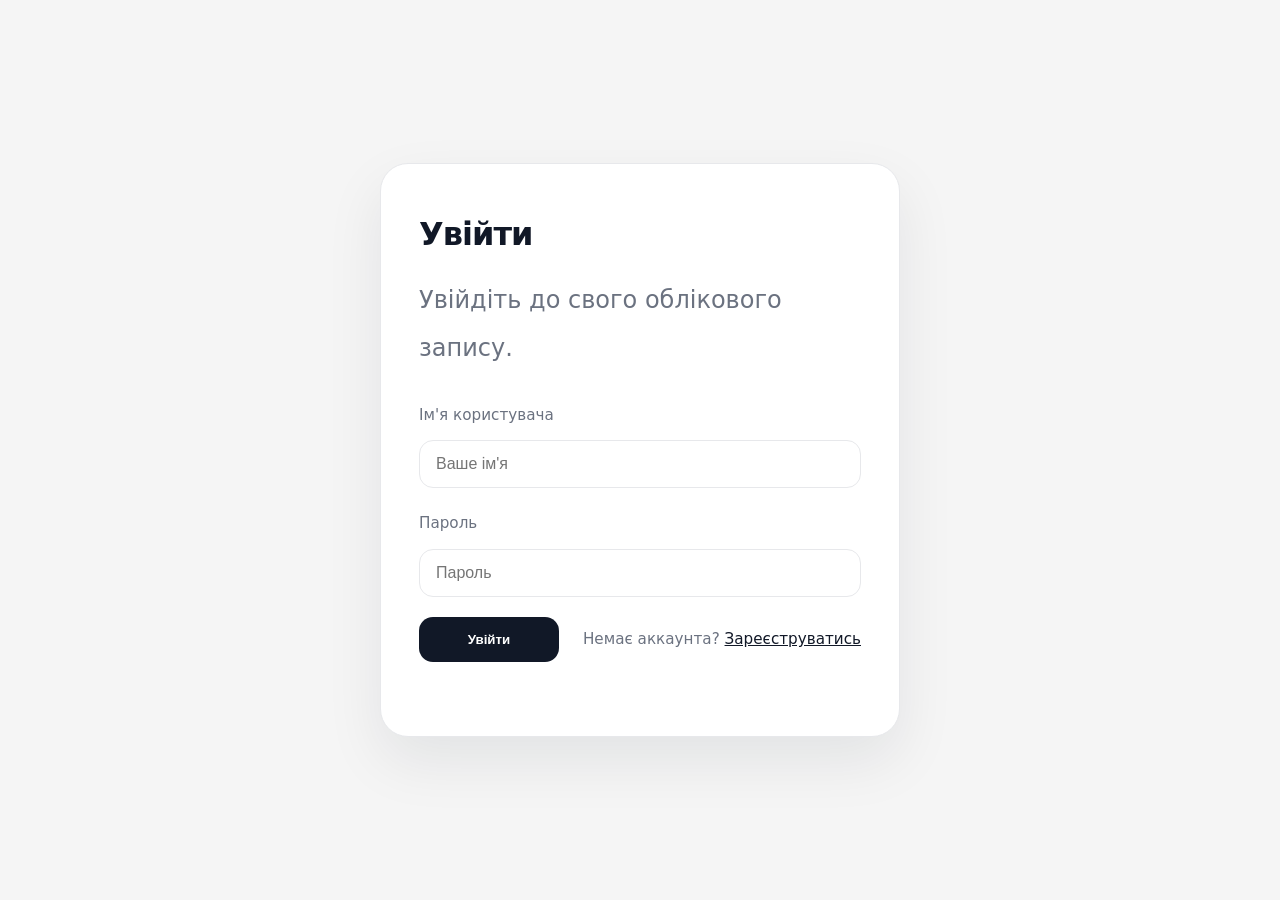
<file: auth.html>
﻿<!DOCTYPE html>
<html lang="uk">
<head>
    <meta charset="UTF-8">
    <meta name="viewport" content="width=device-width, initial-scale=1.0">
    <title>Авторизація</title>
    <link rel="stylesheet" href="style.css">
    <style>
        /* # форма входа и регистрации */
        body {
            min-height: 100vh;
            display: flex;
            align-items: center;
            justify-content: center;
            background: var(--bg);
            color: var(--text);
            padding: 24px;
            font-family: Inter, system-ui, -apple-system, BlinkMacSystemFont, 'Segoe UI', sans-serif;
        }
        .auth-card {
            width: min(520px, 100%);
            background: var(--surface);
            border: 1px solid var(--border);
            border-radius: 28px;
            box-shadow: 0 24px 58px rgba(15, 23, 42, 0.08);
            padding: 38px;
        }
        .auth-card h1 {
            margin: 0 0 10px;
            font-size: 2rem;
            letter-spacing: -0.03em;
        }
        .auth-card p {
            margin: 0 0 28px;
            color: var(--muted);
            max-width: 420px;
        }
        .auth-field {
            display: flex;
            flex-direction: column;
            gap: 10px;
            margin-bottom: 20px;
        }
        .auth-field label {
            font-size: 0.95rem;
            color: var(--muted);
        }
        .auth-field input {
            width: 100%;
            border: 1px solid var(--border);
            border-radius: 14px;
            padding: 14px 16px;
            background: var(--surface);
            color: var(--text);
            font-size: 1rem;
        }
        .auth-actions {
            display: flex;
            flex-wrap: wrap;
            gap: 12px;
            align-items: center;
            justify-content: space-between;
        }
        .auth-actions button {
            min-width: 140px;
            border: 1px solid transparent;
            background: var(--text);
            color: #ffffff;
            border-radius: 14px;
            padding: 14px 18px;
            cursor: pointer;
            font-weight: 700;
        }
        .auth-actions button:hover {
            background: #111111;
        }
        .auth-toggle {
            color: var(--muted);
            font-size: 0.95rem;
        }
        .auth-toggle a {
            color: var(--text);
            text-decoration: underline;
            cursor: pointer;
        }
        .message {
            margin-top: 18px;
            color: var(--text);
            font-size: 0.95rem;
            min-height: 1.2em;
        }
        @media (max-width: 520px) {
            .auth-card { padding: 24px; }
            .auth-actions {
                flex-direction: column;
                align-items: stretch;
            }
            .auth-actions button {
                width: 100%;
            }
        }
    </style>
</head>
<body>
    <!-- # страница логина -->
    <div class="auth-card">
        <h1 id="formTitle">Увійти</h1>
        <p id="formSubtitle">Увійдіть, щоб зберегти свої завдання та синхронізувати дані.</p>

        <div class="auth-field">
            <label for="usernameInput">Ім'я користувача</label>
            <input id="usernameInput" type="text" placeholder="Ваше ім'я" autocomplete="username">
        </div>
        <div class="auth-field">
            <label for="passwordInput">Пароль</label>
            <input id="passwordInput" type="password" placeholder="Пароль" autocomplete="current-password">
        </div>
        <div class="auth-field" id="confirmPasswordField" style="display:none;">
            <label for="confirmPasswordInput">Підтвердіть пароль</label>
            <input id="confirmPasswordInput" type="password" placeholder="Підтвердіть пароль" autocomplete="new-password">
        </div>

        <div class="auth-actions">
            <button id="submitBtn" onclick="submitForm()">Увійти</button>
            <span class="auth-toggle" id="toggleText">Немає аккаунта? <a onclick="switchMode('register')">Зареєструватись</a></span>
        </div>
        <div class="message" id="message"></div>
    </div>

    <script>
        // # скрипт формы входа/регистрации
        const params = new URLSearchParams(window.location.search);
        let mode = params.get('action') === 'register' ? 'register' : 'login';
        const formTitle = document.getElementById('formTitle');
        const formSubtitle = document.getElementById('formSubtitle');
        const submitBtn = document.getElementById('submitBtn');
        const toggleText = document.getElementById('toggleText');
        const message = document.getElementById('message');
        const confirmField = document.getElementById('confirmPasswordField');

        function safeEncode(value) {
            return btoa(encodeURIComponent(value));
        }
        function safeDecode(value) {
            return decodeURIComponent(atob(value));
        }

        function getUsers() {
            const stored = localStorage.getItem('plannerUsers');
            try {
                return stored ? JSON.parse(stored) : {};
            } catch (error) {
                return {};
            }
        }

        function saveUsers(users) {
            localStorage.setItem('plannerUsers', JSON.stringify(users));
        }

        function showMessage(text, isError = true) {
            message.textContent = text;
            message.style.color = isError ? 'var(--danger)' : 'var(--primary)';
        }

        function switchMode(newMode) {
            mode = newMode;
            const registration = mode === 'register';
            formTitle.textContent = registration ? 'Реєстрація' : 'Увійти';
            formSubtitle.textContent = registration ? 'Створіть обліковий запис, щоб зберігати плани.' : 'Увійдіть до свого облікового запису.';
            submitBtn.textContent = registration ? 'Зареєструватись' : 'Увійти';
            // email field removed — email is optional and stored empty
            confirmField.style.display = registration ? 'flex' : 'none';
            toggleText.innerHTML = registration ? 'Вже є аккаунт? <a onclick="switchMode(\'login\')">Увійти</a>' : 'Немає аккаунта? <a onclick="switchMode(\'register\')">Зареєструватись</a>';
            message.textContent = '';
        }

        function submitForm() {
            const username = document.getElementById('usernameInput').value.trim();
            const password = document.getElementById('passwordInput').value;
            const email = '';
            const confirmPassword = document.getElementById('confirmPasswordInput') ? document.getElementById('confirmPasswordInput').value : '';

            // Username: only English letters and digits
            const userPattern = /^[A-Za-z0-9]+$/;
            // Password: minimum 6 characters, English letters and digits only
            const passPattern = /^[A-Za-z0-9]{6,}$/;

            if (!username || !password) {
                showMessage('Заповніть імʼя користувача та пароль.');
                return;
            }

            if (!userPattern.test(username)) {
                showMessage('Імʼя користувача: тільки англійські літери та цифри.');
                return;
            }

            if (!passPattern.test(password)) {
                showMessage('Пароль повинен містити лише англійські літери та цифри і мати не менше 6 символів.');
                return;
            }

            const users = getUsers();
            const normalizedUser = username.toLowerCase();

            if (mode === 'register') {
                if (!confirmPassword) {
                    showMessage('Підтвердження пароля обов\'язкове.');
                    return;
                }
                if (password !== confirmPassword) {
                    showMessage('Паролі не співпадають.');
                    return;
                }
                if (users[normalizedUser]) {
                    showMessage('Користувач вже існує. Оберіть інше імʼя.');
                    return;
                }
                users[normalizedUser] = {
                    username: username,
                    email: '',
                    password: safeEncode(password),
                    avatar: null,
                    banner: null
                };
                saveUsers(users);
                localStorage.setItem('plannerCurrentUser', username);
                showMessage('Реєстрація успішна! Перенаправлення...', false);
                setTimeout(() => window.location.href = 'index.html', 1200);
            } else {
                const user = users[normalizedUser];
                if (!user || safeDecode(user.password) !== password) {
                    showMessage('Невірні дані. Спробуйте ще.');
                    return;
                }
                localStorage.setItem('plannerCurrentUser', user.username);
                showMessage('Вхід успішний! Перенаправлення...', false);
                setTimeout(() => window.location.href = 'index.html', 900);
            }
        }

        switchMode(mode);
    </script>
</body>
</html>
</file>
<file: style.css>
﻿/* # шрифты */
@font-face {
    font-family: 'Font1';
    src: url('fonts/1.ttf') format('truetype');
    font-weight: 600;
    font-style: normal;
    font-display: swap;
}

@font-face {
    font-family: 'Font2';
    src: url('fonts/2/CormorantGaramond-VariableFont_wght.ttf') format('truetype');
    font-weight: 600;
    font-style: normal;
    font-display: swap;
}

@font-face {
    font-family: 'Font3';
    src: url('fonts/3.ttf') format('truetype');
    font-weight: 600;
    font-style: normal;
    font-display: swap;
}

/* # общий сброс */
* {
    margin: 0;
    padding: 0;
    box-sizing: border-box;
}

/* # цветовые переменные */
:root {
    --bg: #f5f5f5;
    --surface: #ffffff;
    --surface-soft: #f8f9fb;
    --border: #e7e8eb;
    --text: #111827;
    --muted: #6b7280;
    --accent: #111827;
    --accent-soft: rgba(17, 24, 39, 0.08);
    --shadow: 0 14px 50px rgba(15, 23, 42, 0.08);
}

/* # темная тема */
body.dark-theme {
    --bg: #111827;
    --surface: #1f2937;
    --surface-soft: #111827;
    --border: #334155;
    --text: #f8fafc;
    --muted: #cbd5e1;
    --accent-soft: rgba(148, 163, 184, 0.16);
}

body.dark-theme .profile-cover {
    background: rgba(15, 23, 42, 0.65);
}

body.dark-theme .profile-avatar {
    border-color: rgba(255,255,255,0.16);
}

body.dark-theme .profile-banner {
    background: linear-gradient(135deg, #111827 0%, #1f2937 100%);
}

/* # основной текст и фон */
body {
    font-family: 'Font2', system-ui, -apple-system, BlinkMacSystemFont, 'Segoe UI', sans-serif;
    font-size: 24px;
    background: var(--bg);
    color: var(--text);
    min-height: 100vh;
    line-height: 2;
}

/* # общий контейнер */
.container-app {
    width: min(1300px, 100%);
    margin: 32px auto;
    padding: 0 24px 32px;
}

/* # шапка */
header {
    padding: 24px 0 16px;
}

.header-top {
    display: flex;
    justify-content: space-between;
    align-items: center;
    gap: 20px;
    flex-wrap: wrap;
}

header h1 {
    font-family: 'Font1', system-ui, sans-serif;
    font-size: clamp(2rem, 3vw, 3rem);
    font-weight: 400;
    letter-spacing: -0.04em;
}

/* # профильный баннер */
.profile-banner {
    border-radius: 24px;
    min-height: 180px;
    margin-bottom: 24px;
    background: linear-gradient(135deg, #e2e8f0 0%, #ffffff 100%);
    background-size: cover;
    background-position: center;
    overflow: hidden;
}

.profile-cover {
    display: flex;
    flex-wrap: wrap;
    align-items: center;
    gap: 20px;
    justify-content: space-between;
    padding: 28px 24px;
    min-height: 180px;
    backdrop-filter: blur(8px);
    background: rgba(255, 255, 255, 0.55);
}

.profile-avatar {
    width: 94px;
    height: 94px;
    border-radius: 50%;
    border: 4px solid rgba(255,255,255,0.92);
    background: var(--surface);
    background-size: cover;
    background-position: center;
    display: flex;
    align-items: center;
    justify-content: center;
    font-size: 2rem;
    color: var(--text);
    flex-shrink: 0;
}

.profile-text {
    flex: 1;
    min-width: 180px;
}

.profile-text h1 {
    margin: 0;
}

.profile-text .hero-text {
    margin: 10px 0 0;
    color: var(--text);
    font-size: clamp(1.5rem, 3vw, 2rem);
    font-weight: 500;
    letter-spacing: -0.04em;
}

.profile-text p {
    margin: 10px 0 0;
    color: var(--muted);
    font-size: 1rem;
}

#profileSubtitle {
    font-size: 1.4rem;
    font-weight: 600;
    letter-spacing: -0.03em;
    margin-top: 12px;
}

/* # кнопки профиля */
.profile-actions {
    display: flex;
    flex-wrap: wrap;
    gap: 10px;
    justify-content: flex-end;
}

.profile-actions .auth-btn,
.profile-actions .clear-btn {
    min-width: 140px;
}

.clear-btn {
    background: var(--surface);
    color: var(--text);
}

.clear-btn:hover {
    background: var(--surface-soft);
}

/* # кнопки в шапке */
.header-controls {
    display: flex;
    flex-wrap: wrap;
    gap: 10px;
    align-items: center;
}

/* Ensure header buttons (hamburger) stay clickable above overlay */
.header-controls {
    position: relative;
    z-index: 60;
}

.menu-toggle {
    z-index: 70;
    touch-action: manipulation;
}

/* Ensure header buttons (hamburger) stay clickable above overlay */


.theme-toggle,
.auth-btn,
.menu-toggle,
.clear-btn {
    border: 1px solid var(--border);
    border-radius: 22px;
    padding: 12px 18px;
    background: var(--surface);
    color: var(--text);
    cursor: pointer;
    transition: background 0.25s ease, transform 0.2s ease, border-color 0.25s ease, box-shadow 0.2s ease;
    font-weight: 600;
    box-shadow: 0 2px 6px rgba(15, 23, 42, 0.04);
}

.theme-toggle:hover,
.auth-btn:hover,
.menu-toggle:hover,
.clear-btn:hover {
    background: var(--surface-soft);
    border-color: rgba(100, 116, 139, 0.3);
    transform: translateY(-1px);
    box-shadow: 0 6px 18px rgba(15, 23, 42, 0.12);
}

.clear-btn {
    background: rgba(255, 255, 255, 0.95);
    color: #475569;
}

.user-info {
    display: inline-flex;
    align-items: center;
    gap: 10px;
    color: var(--muted);
    font-size: 0.95rem;
}

header p {
    font-family: 'Font3', Georgia, serif;
    margin-top: 14px;
    color: var(--muted);
    max-width: 680px;
}

.header-slogan {
    font-family: 'Font1', system-ui, sans-serif;
    font-size: 1.05rem;
    font-weight: 600;
    color: var(--text);
    white-space: nowrap;
}

/* # статистика */
.stats-section {
    display: grid;
    grid-template-columns: repeat(auto-fit, minmax(180px, 1fr));
    gap: 16px;
    margin: 24px 0 0;
}

.stat-card {
    background: var(--surface);
    padding: 18px 20px;
    border-radius: 20px;
    border: 1px solid var(--border);
    box-shadow: 0 16px 35px rgba(15, 23, 42, 0.05);
}

.stat-label {
    color: var(--muted);
    font-size: 0.9rem;
    margin-bottom: 8px;
    letter-spacing: 0.01em;
}

.stat-value {
    font-size: 1.95rem;
    font-weight: 700;
}

/* # основной блок */
main {
    display: grid;
    grid-template-columns: 360px minmax(0, 1fr);
    gap: 24px;
    margin-top: 24px;
}

/* # боковая панель */
.sidebar {
    background: var(--surface);
    width: 360px;
    border: 1px solid var(--border);
    border-radius: 24px;
    padding: 26px;
    box-shadow: 0 16px 40px rgba(15, 23, 42, 0.05);
    position: sticky;
    top: 24px;
    max-height: calc(100vh - 64px);
    overflow-y: auto;
}

/* # overlay для мобильного меню */
#overlay.overlay {
    position: fixed;
    inset: 0;
    background: rgba(0,0,0,0.36);
    opacity: 0;
    pointer-events: none;
    transition: opacity 0.36s cubic-bezier(0.2,0.8,0.2,1);
    backdrop-filter: blur(4px);
    -webkit-backdrop-filter: blur(4px);
    z-index: 40;
}

#overlay.overlay.open {
    opacity: 1;
    pointer-events: auto;
}

/* # поведение сайдбара на мобильных */
@media (max-width: 980px) {
    main { grid-template-columns: 1fr; }
    .sidebar {
        position: fixed;
        left: 0;
        top: 0;
        bottom: 0;
        width: 280px;
        max-height: 100vh;
        transform: translateX(-110%);
        transition: transform 0.28s ease;
        z-index: 50;
        margin: 0;
        border-radius: 0 18px 18px 0;
    }
    .sidebar.open {
        transform: translateX(0);
    }
}

@media (max-width: 640px) {
    .sidebar {
        width: 50vw;
        max-width: 420px;
        border-radius: 0;
        transform: translateX(-110%);
        transition: transform 0.36s cubic-bezier(0.2,0.8,0.2,1);
        will-change: transform;
    }
    .sidebar.open {
        transform: translateX(0);
    }
}

.sidebar h2 {
    font-size: 0.78rem;
    color: var(--muted);
    letter-spacing: 0.14em;
    text-transform: uppercase;
    margin-bottom: 24px;
    font-size: 0.95rem;
}

.add-subject {
    display: flex;
    gap: 10px;
    margin-bottom: 24px;
}

.add-subject input {
    flex: 1;
    border: 1px solid var(--border);
    border-radius: 14px;
    padding: 16px 18px;
    background: var(--surface);
    color: var(--text);
    font-size: 1rem;
}

.add-subject button {
    border: 1px solid var(--border);
    border-radius: 14px;
    background: var(--surface);
    color: var(--text);
    padding: 16px 18px;
    cursor: pointer;
    font-size: 1rem;
}

.subject-list {
    list-style: none;
    padding: 0;
    margin: 0;
}

.subject-item {
    padding: 16px 18px;
    margin-bottom: 12px;
    background: transparent;
    border: 1px solid transparent;
    border-radius: 16px;
    cursor: pointer;
    transition: background 0.2s ease, border-color 0.2s ease, transform 0.2s ease;
    font-size: 1rem;
}

.subject-item:hover {
    background: var(--surface-soft);
}

.subject-item.active {
    background: var(--surface-soft);
    border-color: rgba(17, 23, 34, 0.12);
}

.subject-item span {
    font-size: 0.95rem;
}

.content {
    overflow-y: auto;
}

/* # заголовок предмета */
.subject-header {
    display: flex;
    justify-content: space-between;
    align-items: flex-start;
    gap: 22px;
    margin-bottom: 24px;
}

.subject-header h2 {
    font-size: clamp(2rem, 2.5vw, 2.4rem);
    margin: 0;
}

.delete-btn {
    border: 1px solid var(--border);
    background: var(--surface);
    color: #b91c1c;
    padding: 12px 18px;
    border-radius: 16px;
    cursor: pointer;
    font-weight: 600;
}

.delete-btn:hover {
    background: #fef2f2;
}

.panel {
    background: var(--surface);
    border: 1px solid var(--border);
    border-radius: 24px;
    padding: 26px;
    margin-bottom: 24px;
    box-shadow: 0 16px 40px rgba(15, 23, 42, 0.05);
}

.filter-section {
    display: flex;
    gap: 12px;
    flex-wrap: wrap;
    margin-bottom: 24px;
}

.filter-section input,
.filter-section select,
.input-group input,
.input-group select,
.task-input-section textarea {
    width: 100%;
    border: 1px solid var(--border);
    border-radius: 14px;
    padding: 14px 16px;
    background: var(--surface);
    color: var(--text);
}

.filter-section input:focus,
.filter-section select:focus,
.input-group input:focus,
.input-group select:focus,
.task-input-section textarea:focus {
    outline: 2px solid rgba(17, 23, 39, 0.12);
}

/* # форма добавления задания */
.task-input-section {
    background: var(--surface);
    padding: 26px;
    border-radius: 24px;
    margin-bottom: 28px;
    border: 1px solid var(--border);
}

.task-input-section h3 {
    margin-bottom: 18px;
    color: var(--text);
}

.input-group {
    display: flex;
    gap: 12px;
    margin-bottom: 16px;
    flex-wrap: wrap;
}

.input-group button {
    border: 1px solid var(--border);
    background: var(--surface);
    color: var(--text);
    padding: 14px 18px;
    border-radius: 14px;
    cursor: pointer;
    font-weight: 600;
}

.input-group button:hover {
    background: var(--surface-soft);
}

.task-input-section textarea {
    min-height: 110px;
    resize: vertical;
}

/* # вкладки */
.tabs {
    display: flex;
    gap: 10px;
    margin-bottom: 20px;
    background: var(--surface);
    border: 1px solid var(--border);
    border-radius: 999px;
    padding: 8px;
}

.tab {
    border: none;
    background: transparent;
    padding: 12px 18px;
    border-radius: 999px;
    cursor: pointer;
    color: var(--muted);
    font-weight: 700;
    transition: background 0.2s ease, color 0.2s ease;
}

.tab:hover {
    background: var(--surface-soft);
}

.tab.active {
    background: var(--text);
    color: #ffffff;
}

.tab-content {
    display: none;
}

.tab-content.active {
    display: block;
}

/* # список задач */
.task-list {
    list-style: none;
    padding: 0;
    margin: 0;
}

.task-item {
    display: flex;
    justify-content: space-between;
    gap: 18px;
    padding: 18px 20px;
    background: var(--surface);
    border: 1px solid var(--border);
    border-radius: 20px;
    margin-bottom: 14px;
    box-shadow: 0 14px 30px rgba(15, 23, 42, 0.04);
    transition: transform 0.2s ease, border-color 0.2s ease;
}

.task-item:hover {
    transform: translateY(-1px);
    border-color: #d7d7d7;
}

.task-item.completed {
    opacity: 0.9;
}

.task-content {
    display: flex;
    flex-direction: column;
    gap: 12px;
    flex: 1;
}

.task-item input[type="checkbox"] {
    width: 20px;
    height: 20px;
    cursor: pointer;
    accent-color: var(--accent);
    flex-shrink: 0;
}

.task-text {
    font-size: 1rem;
    color: var(--text);
}

.task-text.completed {
    text-decoration: line-through;
    color: var(--muted);
}

.task-meta {
    display: flex;
    flex-wrap: wrap;
    gap: 12px;
    color: var(--muted);
    font-size: 0.92rem;
}

.task-notes {
    padding: 14px;
    background: var(--surface-soft);
    border-radius: 14px;
    color: var(--text);
    border: 1px solid var(--border);
}

.delete-btn,
.task-delete-btn {
    background: transparent;
    border: 1px solid var(--border);
    border-radius: 14px;
    color: #b91c1c;
    padding: 10px 14px;
    cursor: pointer;
}

.delete-btn:hover,
.task-delete-btn:hover {
    background: var(--surface-soft);
}

.empty-message {
    text-align: center;
    padding: 40px 20px;
    color: var(--muted);
}

/* # календарь */
.calendar-widget {
    background: var(--surface);
    padding: 22px;
    border-radius: 24px;
    border: 1px solid var(--border);
}

.calendar-controls {
    display: flex;
    justify-content: space-between;
    align-items: center;
    gap: 14px;
    margin-bottom: 14px;
}

.calendar-controls button {
    border: 1px solid var(--border);
    border-radius: 18px;
    padding: 10px 14px;
    background: var(--surface);
    color: var(--text);
    cursor: pointer;
    transition: background 0.2s ease, border-color 0.2s ease, transform 0.2s ease;
}

.calendar-controls button:hover {
    background: var(--surface-soft);
    transform: translateY(-1px);
}

.calendar-title {
    font-size: 1rem;
    font-weight: 700;
    text-transform: capitalize;
}

.calendar-info {
    margin-bottom: 18px;
    color: var(--muted);
    font-size: 0.95rem;
}

.calendar-selected-tasks {
    margin-top: 12px;
    padding: 14px 16px;
    border-radius: 18px;
    background: var(--surface-soft);
    color: var(--muted);
    border: 1px solid var(--border);
}

.calendar-note-panel {
    margin-top: 18px;
    padding: 18px;
    background: var(--surface);
    border: 1px solid var(--border);
    border-radius: 22px;
}

.calendar-note-panel h4 {
    margin: 0 0 12px;
    font-size: 1rem;
    color: var(--text);
}

.calendar-note-panel textarea {
    width: 100%;
    min-height: 110px;
    border: 1px solid var(--border);
    border-radius: 16px;
    padding: 14px 16px;
    background: var(--surface);
    color: var(--text);
    resize: vertical;
    font-size: 1rem;
}

.calendar-note-actions {
    margin-top: 12px;
    display: flex;
    justify-content: flex-end;
}

.calendar-note-text {
    margin-top: 14px;
    color: var(--muted);
    font-size: 0.95rem;
}

.calendar-header {
    text-align: center;
    font-size: 0.95rem;
    font-weight: 700;
    color: var(--muted);
}

.calendar-grid {
    display: grid;
    grid-template-columns: repeat(7, minmax(0, 1fr));
    gap: 10px;
}

.calendar-day,
.calendar-empty {
    min-height: 92px;
    border-radius: 16px;
}

.calendar-empty {
    background: transparent;
}

.calendar-day {
    background: var(--surface);
    border: 1px solid var(--border);
    padding: 12px;
    display: flex;
    flex-direction: column;
    justify-content: space-between;
    align-items: flex-start;
    color: var(--text);
    cursor: pointer;
    transition: transform 0.2s ease, border-color 0.2s ease, background 0.2s ease, box-shadow 0.2s ease;
}

.calendar-day:hover {
    background: var(--surface-soft);
    transform: translateY(-1px);
}

.calendar-day.has-tasks {
    border-color: rgba(59, 130, 246, 0.35);
}

.calendar-day.has-note {
    box-shadow: inset 0 0 0 1px rgba(234, 88, 12, 0.2);
}

.calendar-day.today {
    background: rgba(248, 113, 113, 0.10);
    border-color: rgba(248, 113, 113, 0.45);
}

.calendar-day.today span {
    color: #991b1b;
    font-weight: 700;
}

.calendar-day.active {
    background: rgba(59, 130, 246, 0.18);
    border-color: rgba(59, 130, 246, 0.85);
}

.calendar-day span {
    font-size: 0.85rem;
    color: var(--muted);
}

.calendar-day small {
    display: inline-block;
    margin-top: 6px;
    font-size: 0.78rem;
    color: #2563eb;
}

.calendar-day-note {
    margin-top: 8px;
    font-size: 0.75rem;
    color: #475569;
    line-height: 1.2;
    max-height: 36px;
    overflow: hidden;
    text-overflow: ellipsis;
}

.notification {
    position: fixed;
    bottom: 24px;
    right: 24px;
    background: var(--text);
    color: #ffffff;
    padding: 14px 18px;
    border-radius: 18px;
    box-shadow: 0 22px 40px rgba(15, 15, 15, 0.2);
    z-index: 1000;
}

/* # мобильная версия */
@media (max-width: 980px) {
    main {
        grid-template-columns: 1fr;
    }

    .sidebar {
        position: static;
        max-height: none;
    }

    .desktop-only {
        display: none;
    }
}

@media (max-width: 680px) {
    header {
        padding: 20px 0 14px;
    }

    .header-top {
        flex-direction: column;
        align-items: flex-start;
    }

    .filter-section,
    .input-group {
        flex-direction: column;
    }

    .task-item {
        flex-direction: column;
    }
}
</file>
